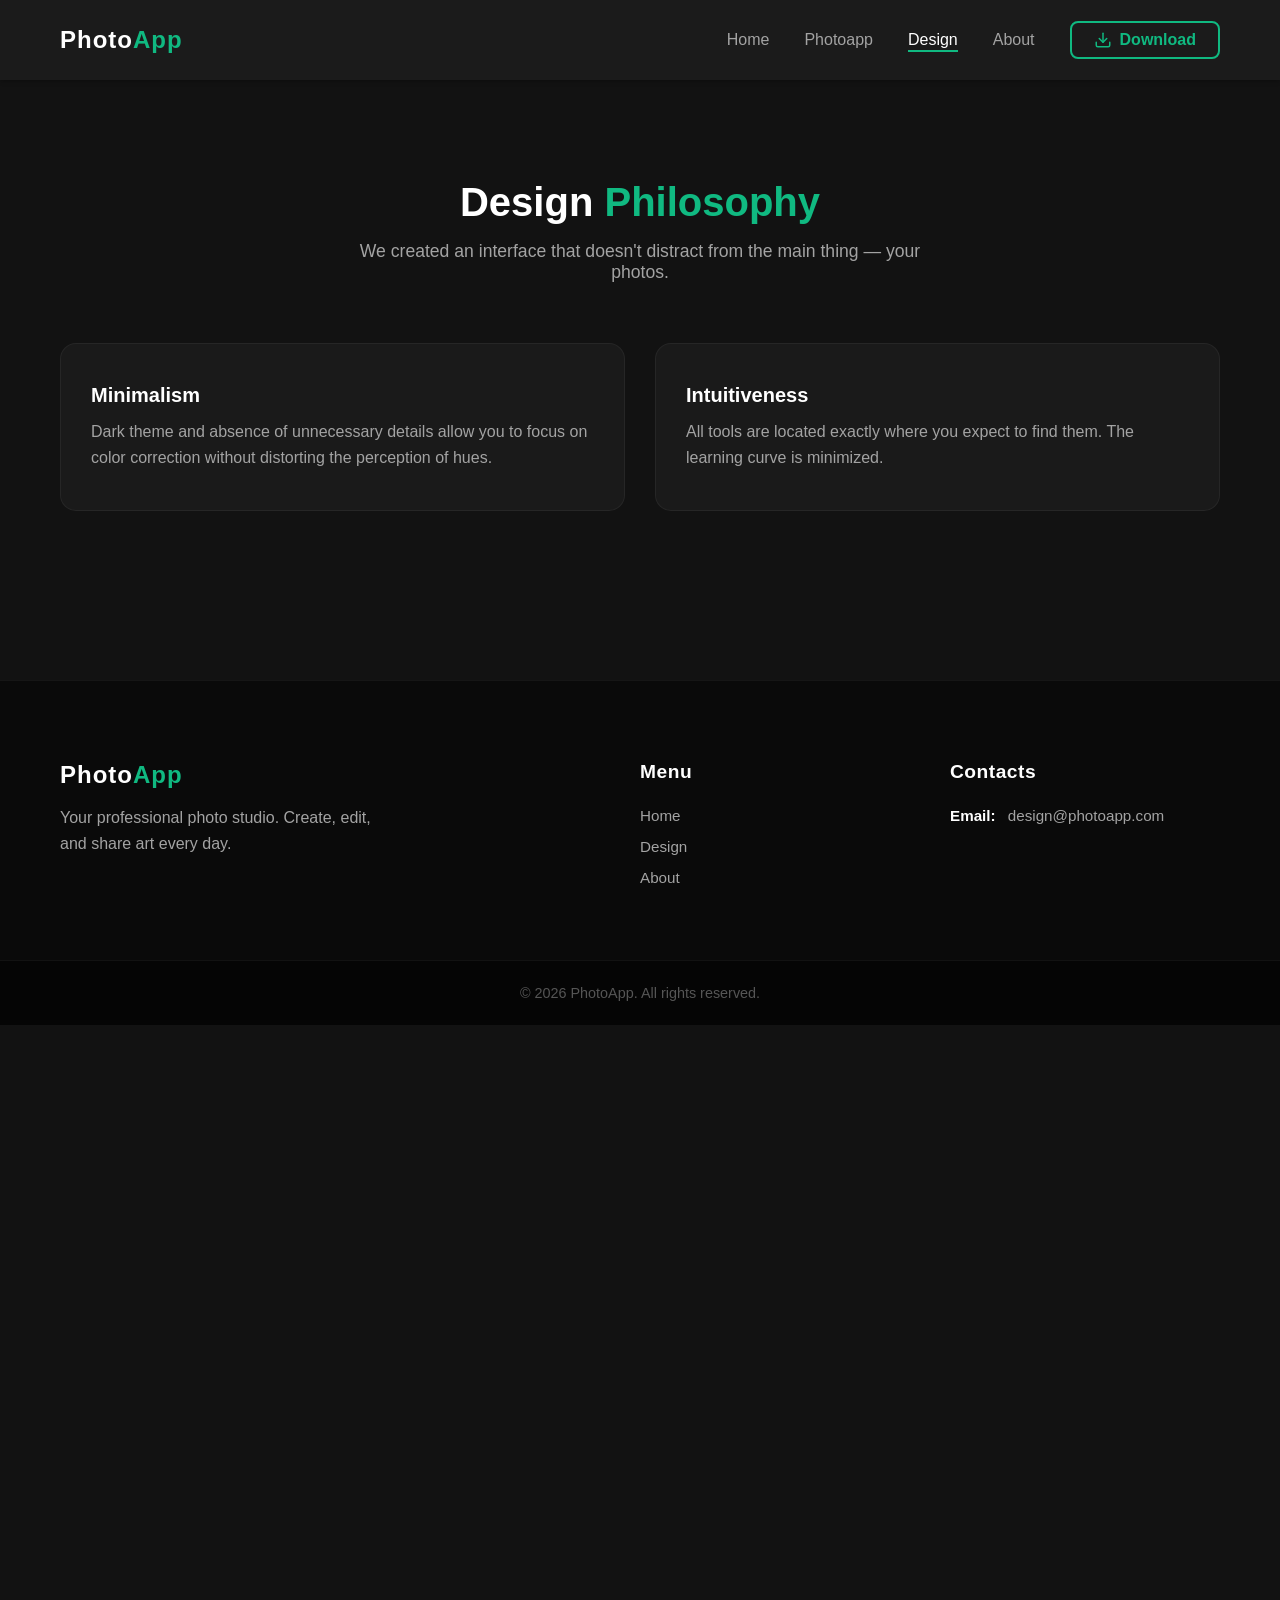
<file: design.html>
<!DOCTYPE html>
<html lang="ru">
<head>
    <meta charset="UTF-8">
    <meta name="viewport" content="width=device-width, initial-scale=1.0">
    <title>Design - PhotoApp</title>
    <link rel="stylesheet" href="../style.css">
</head>
<body>

    <header class="site-header">
        <div class="container header-inner">
            <a href="../index.html" class="logo">
                Photo<span class="accent">App</span>
            </a>
            <nav class="main-nav">
                <ul class="nav-links">
                    <li><a href="../index.html">Home</a></li>
                    <li><a href="../index.html#photoapp">Photoapp</a></li>
                    <li><a href="design.html" class="active">Design</a></li>
                    <li><a href="about.html">About</a></li>
                    <li>
                        <a href="../index.html#download" class="btn-download">
                            <svg width="18" height="18" viewBox="0 0 24 24" fill="none" stroke="currentColor" stroke-width="2" stroke-linecap="round" stroke-linejoin="round">
                                <path d="M21 15v4a2 2 0 0 1-2 2H5a2 2 0 0 1-2-2v-4"></path>
                                <polyline points="7 10 12 15 17 10"></polyline>
                                <line x1="12" y1="15" x2="12" y2="3"></line>
                            </svg>
                            Download
                        </a>
                    </li>
                </ul>
            </nav>
        </div>
    </header>

    <main>
        <section class="features" style="min-height: 60vh;">
            <div class="container">
                <div class="section-header">
                    <h2>Design <span class="accent">Philosophy</span></h2>
                    <p>We created an interface that doesn't distract from the main thing — your photos.</p>
                </div>
                
                <div class="features-grid">
                    <div class="feature-card">
                        <h3>Minimalism</h3>
                        <p>Dark theme and absence of unnecessary details allow you to focus on color correction without distorting the perception of hues.</p>
                    </div>
                    <div class="feature-card">
                        <h3>Intuitiveness</h3>
                        <p>All tools are located exactly where you expect to find them. The learning curve is minimized.
                    </div>
                </div>
            </div>
        </section>
    </main>

    <footer class="site-footer">
        <div class="container footer-inner">
            <div class="footer-col">
                <a href="../index.html" class="logo">Photo<span class="accent">App</span></a>
                <p class="footer-desc">Your professional photo studio. Create, edit, and share art every day.</p>
            </div>
            <div class="footer-col">
                <h3>Menu</h3>
                <ul class="footer-links">
                    <li><a href="../index.html">Home</a></li>
                    <li><a href="design.html">Design</a></li>
                    <li><a href="about.html">About</a></li>
                </ul>
            </div>
            <div class="footer-col">
                <h3>Contacts</h3>
                <ul class="footer-contact">
                    <li><span>Email:</span> design@photoapp.com</li>
                </ul>
            </div>
        </div>
        <div class="footer-bottom">
            <div class="container"><p>&copy; 2026 PhotoApp. All rights reserved.</p></div>
        </div>
    </footer>

</body>
</html>
</file>
<file: style.css>
/* Сброс базовых отступов */
* {
    margin: 0;
    padding: 0;
    box-sizing: border-box;
    font-family: 'Segoe UI', Tahoma, Geneva, Verdana, sans-serif;
}

/* Измененный фон всей страницы на темно-серый */
body {
    background-color: #121212; 
    height: 200vh;
}

/* Темная полупрозрачная шапка с эффектом матового стекла */
.site-header {
    background-color: rgba(30, 30, 30, 0.85);
    backdrop-filter: blur(10px);
    -webkit-backdrop-filter: blur(10px);
    box-shadow: 0 1px 5px rgba(0, 0, 0, 0.3); /* Тень стала чуть темнее */
    position: sticky;
    top: 0;
    z-index: 1000;
}

.container {
    max-width: 1200px;
    margin: 0 auto;
    padding: 0 20px;
}

.header-inner {
    display: flex;
    justify-content: space-between;
    align-items: center;
    height: 80px;
}

/* Логотип теперь белого цвета */
.logo {
    text-decoration: none;
    font-size: 24px;
    font-weight: 800;
    color: #ffffff; 
    letter-spacing: 1px;
}

/* Новый акцентный цвет: Изумрудно-зеленый */
.logo .accent {
    color: #10b981; 
}

.nav-links {
    list-style: none;
    display: flex;
    align-items: center;
    gap: 35px;
}

/* Ссылки стали светло-серыми */
.nav-links li a {
    text-decoration: none;
    color: #a3a3a3; 
    font-size: 16px;
    font-weight: 500;
    text-transform: capitalize;
    position: relative;
    transition: color 0.3s ease;
}

/* При наведении и активной ссылке текст становится белым */
.nav-links li a:hover,
.nav-links li a.active {
    color: #ffffff;
}

/* Линия при наведении (теперь изумрудная) */
.nav-links li a::after {
    content: '';
    position: absolute;
    width: 0;
    height: 2px;
    bottom: -4px;
    left: 0;
    background-color: #10b981;
    transition: width 0.3s ease;
}

.nav-links li a:hover::after,
.nav-links li a.active::after {
    width: 100%;
}

/* --- Контурная кнопка Download в новых цветах --- */
.nav-links li a.btn-download {
    display: flex;
    align-items: center;
    gap: 8px;
    background-color: transparent;
    color: #10b981; /* Изумрудный текст и контур */
    padding: 8px 22px;
    border: 2px solid #10b981;
    border-radius: 8px;
    font-weight: 600;
}

.nav-links li a.btn-download::after {
    display: none; 
}

/* При наведении кнопка полностью заливается зеленым, текст становится черным (для контраста) */
.nav-links li a.btn-download:hover {
    background-color: #10b981;
    color: #000000; 
    transform: translateY(-2px);
    box-shadow: 0 4px 12px rgba(16, 185, 129, 0.3); /* Изумрудное свечение */
}

/* Адаптивность */
@media (max-width: 768px) {
    .header-inner {
        flex-direction: column;
        justify-content: center;
        height: auto;
        padding: 15px 0;
        gap: 15px;
    }
    
    .nav-links {
        gap: 20px;
        flex-wrap: wrap;
        justify-content: center;
    }
}

/* --- Стили для главного экрана (Hero Section) --- */
.hero-section {
    display: flex;
    align-items: center;
    justify-content: space-between;
    min-height: calc(100vh - 80px); /* Занимает всю высоту экрана минус высота шапки */
    padding: 40px 20px;
    gap: 40px;
}

/* Левая часть с текстом */
.hero-text {
    flex: 1;
    max-width: 500px;
}

.hero-text h1 {
    font-size: 3rem;
    color: #ffffff;
    line-height: 1.2;
    margin-bottom: 20px;
}

.hero-text .accent-text {
    color: #10b981; /* Изумрудный акцент */
}

.hero-text p {
    color: #a3a3a3;
    font-size: 1.1rem;
    line-height: 1.6;
    margin-bottom: 30px;
}

/* Кнопка под текстом */
.btn-primary {
    display: inline-block;
    background-color: #10b981;
    color: #000000;
    padding: 12px 30px;
    border-radius: 8px;
    font-size: 1.1rem;
    font-weight: 600;
    text-decoration: none;
    transition: background-color 0.3s ease, transform 0.2s ease;
}

.btn-primary:hover {
    background-color: #0ea5e9; /* Слегка меняет цвет при наведении */
    transform: translateY(-3px);
    box-shadow: 0 5px 15px rgba(16, 185, 129, 0.4);
}

/* Правая часть с картинками */
.hero-images {
    flex: 1;
    position: relative;
    height: 400px;
    display: flex;
    justify-content: center;
    align-items: center;
}

/* Общие стили для фото */
.photo {
    border-radius: 16px;
    box-shadow: 0 10px 30px rgba(0, 0, 0, 0.5);
    object-fit: cover;
    transition: transform 0.3s ease;
}

/* Первая фотография (на заднем плане, чуть меньше) */
.photo-1 {
    width: 250px;
    height: 350px;
    position: absolute;
    left: 10%;
    top: 0;
    z-index: 1;
    opacity: 0.8;
    transform: rotate(-5deg);
}

/* Вторая фотография (на переднем плане) */
.photo-2 {
    width: 280px;
    height: 380px;
    position: absolute;
    right: 10%;
    bottom: -20px;
    z-index: 2;
    border: 4px solid #1e1e1e; /* Рамка в цвет фона, чтобы отделить от первого фото */
}

/* Эффект при наведении на блок с фото */
.hero-images:hover .photo-1 {
    transform: rotate(0deg) scale(1.05) translateX(-10px);
    opacity: 1;
}

.hero-images:hover .photo-2 {
    transform: scale(1.05) translateX(10px);
}

/* Адаптивность для мобильных устройств */
@media (max-width: 768px) {
    .hero-section {
        flex-direction: column;
        text-align: center;
        margin-top: 40px;
    }

    .hero-text {
        max-width: 100%;
    }

    .hero-images {
        width: 100%;
        height: 350px;
        margin-top: 20px;
    }

    .photo-1 {
        left: 0;
        width: 200px;
        height: 280px;
    }

    .photo-2 {
        right: 0;
        width: 220px;
        height: 300px;
    }
}

/* --- Главный экран (Hero Section) --- */
.hero {
    /* Занимает минимум высоту экрана за вычетом шапки (80px) */
    min-height: calc(100vh - 80px); 
    display: flex;
    align-items: center;
    padding: 60px 0;
}

.hero-inner {
    display: flex;
    justify-content: space-between;
    align-items: center;
    gap: 40px;
}

/* Стилизация текста */
.hero-content {
    flex: 1;
    max-width: 550px;
}

.slogan {
    font-size: 3.5rem;
    font-weight: 800;
    color: #ffffff;
    line-height: 1.1;
    margin-bottom: 24px;
}

.slogan .accent {
    color: #10b981; /* Изумрудный акцент из шапки */
}

.description {
    font-size: 1.125rem;
    color: #a3a3a3;
    line-height: 1.6;
    margin-bottom: 40px;
}

/* Главная кнопка действия */
.btn-primary {
    display: inline-block;
    background-color: #10b981;
    color: #000000;
    font-size: 1.1rem;
    font-weight: 600;
    padding: 14px 32px;
    border-radius: 8px;
    text-decoration: none;
    transition: all 0.3s ease;
}

.btn-primary:hover {
    background-color: #0ea5e9; /* Смена цвета на голубой при наведении */
    color: #ffffff;
    transform: translateY(-3px);
    box-shadow: 0 10px 20px rgba(14, 165, 233, 0.3);
}

/* Стилизация блока с фотографией */
.hero-image-wrapper {
    flex: 1;
    display: flex;
    justify-content: center;
    position: relative;
}

/* Эффект матового изумрудного свечения позади фотографии */
.image-glow {
    position: absolute;
    top: 50%;
    left: 50%;
    transform: translate(-50%, -50%);
    width: 70%;
    height: 70%;
    background-color: #10b981;
    filter: blur(100px); /* Сильное размытие создает эффект неонового света */
    opacity: 0.25;
    z-index: 1;
    border-radius: 50%;
}

.hero-image {
    width: 100%;
    max-width: 500px;
    border-radius: 20px;
    box-shadow: 0 20px 40px rgba(0, 0, 0, 0.6);
    position: relative;
    z-index: 2; /* Фотография находится поверх свечения */
    border: 1px solid rgba(255, 255, 255, 0.1); /* Тонкая светлая рамка для объема */
}

/* Адаптивность для мобильных экранов */
@media (max-width: 900px) {
    .hero-inner {
        flex-direction: column;
        text-align: center;
        margin-top: 40px;
    }

    .hero-content {
        max-width: 100%;
        display: flex;
        flex-direction: column;
        align-items: center;
    }

    .slogan {
        font-size: 2.5rem;
    }

    .hero-image-wrapper {
        margin-top: 40px;
    }
}

/* --- Секция Преимуществ (Features) --- */
.features {
    padding: 100px 0;
}

/* Заголовок секции */
.section-header {
    text-align: center;
    margin-bottom: 60px;
}

.section-header h2 {
    font-size: 2.5rem;
    color: #ffffff;
    margin-bottom: 16px;
}

.section-header .accent {
    color: #10b981;
}

.section-header p {
    color: #a3a3a3;
    font-size: 1.1rem;
    max-width: 600px;
    margin: 0 auto;
}

/* Сетка карточек (Grid автоматически адаптируется под размер экрана) */
.features-grid {
    display: grid;
    grid-template-columns: repeat(auto-fit, minmax(300px, 1fr));
    gap: 30px;
}

/* Дизайн самой карточки */
.feature-card {
    background-color: #1a1a1a; /* Чуть светлее, чем основной фон */
    border: 1px solid rgba(255, 255, 255, 0.05); /* Едва заметная рамка */
    border-radius: 16px;
    padding: 40px 30px;
    transition: all 0.3s ease;
}

/* Анимация при наведении на карточку */
.feature-card:hover {
    transform: translateY(-8px); /* Карточка слегка приподнимается */
    border-color: rgba(16, 185, 129, 0.3); /* Рамка становится изумрудной */
    box-shadow: 0 10px 30px rgba(0, 0, 0, 0.4);
}

/* Дизайн блока с иконкой */
.feature-icon {
    width: 60px;
    height: 60px;
    background-color: rgba(16, 185, 129, 0.1); /* Прозрачный изумрудный фон */
    color: #10b981;
    border-radius: 12px;
    display: flex;
    justify-content: center;
    align-items: center;
    margin-bottom: 24px;
    transition: all 0.3s ease;
}

/* При наведении на карточку иконка закрашивается */
.feature-card:hover .feature-icon {
    background-color: #10b981;
    color: #000000;
}

.feature-card h3 {
    font-size: 1.25rem;
    color: #ffffff;
    margin-bottom: 12px;
}

.feature-card p {
    color: #a3a3a3;
    line-height: 1.6;
}

/* --- Подвал сайта (Footer) --- */
.site-footer {
    background-color: #0a0a0a; /* Практически черный цвет для контраста с основным фоном */
    border-top: 1px solid rgba(255, 255, 255, 0.05); /* Тонкая линия разделителя */
    padding-top: 80px;
    margin-top: 60px;
}

/* Сетка для колонок футера */
.footer-inner {
    display: grid;
    grid-template-columns: 2fr 1fr 1fr; /* Первая колонка шире остальных */
    gap: 40px;
    margin-bottom: 60px;
}

.footer-col h3 {
    color: #ffffff;
    font-size: 1.2rem;
    margin-bottom: 24px;
    letter-spacing: 0.5px;
}

.footer-desc {
    color: #a3a3a3;
    line-height: 1.6;
    margin-top: 16px;
    max-width: 320px;
}

/* Сброс стилей для списков */
.footer-links,
.footer-contact {
    list-style: none;
}

.footer-links li,
.footer-contact li {
    margin-bottom: 14px;
    color: #a3a3a3;
    font-size: 0.95rem;
}

/* Стилизация ссылок */
.footer-links a {
    color: #a3a3a3;
    text-decoration: none;
    transition: all 0.3s ease;
    display: inline-block;
}

/* Эффект при наведении: цвет меняется на изумрудный, ссылка немного сдвигается вправо */
.footer-links a:hover {
    color: #10b981;
    transform: translateX(5px); 
}

/* Выделение заголовков в контактах */
.footer-contact span {
    color: #ffffff;
    font-weight: 600;
    margin-right: 8px;
}

/* Самая нижняя часть футера */
.footer-bottom {
    background-color: #050505;
    padding: 24px 0;
    text-align: center;
    border-top: 1px solid rgba(255, 255, 255, 0.05);
}

.footer-bottom p {
    color: #555555; /* Тусклый цвет, чтобы не отвлекать внимание */
    font-size: 0.9rem;
}

/* Адаптивность для планшетов и мобильных устройств */
@media (max-width: 768px) {
    .footer-inner {
        grid-template-columns: 1fr; /* Все колонки выстраиваются друг под другом */
        text-align: center;
        gap: 30px;
    }
    
    .footer-desc {
        margin: 16px auto 0; /* Центрируем описание на мобильных */
    }

    .footer-links a:hover {
        transform: translateX(0); /* Отключаем сдвиг на мобильных, чтобы не ломать верстку */
        color: #10b981;
    }
}
</file>
